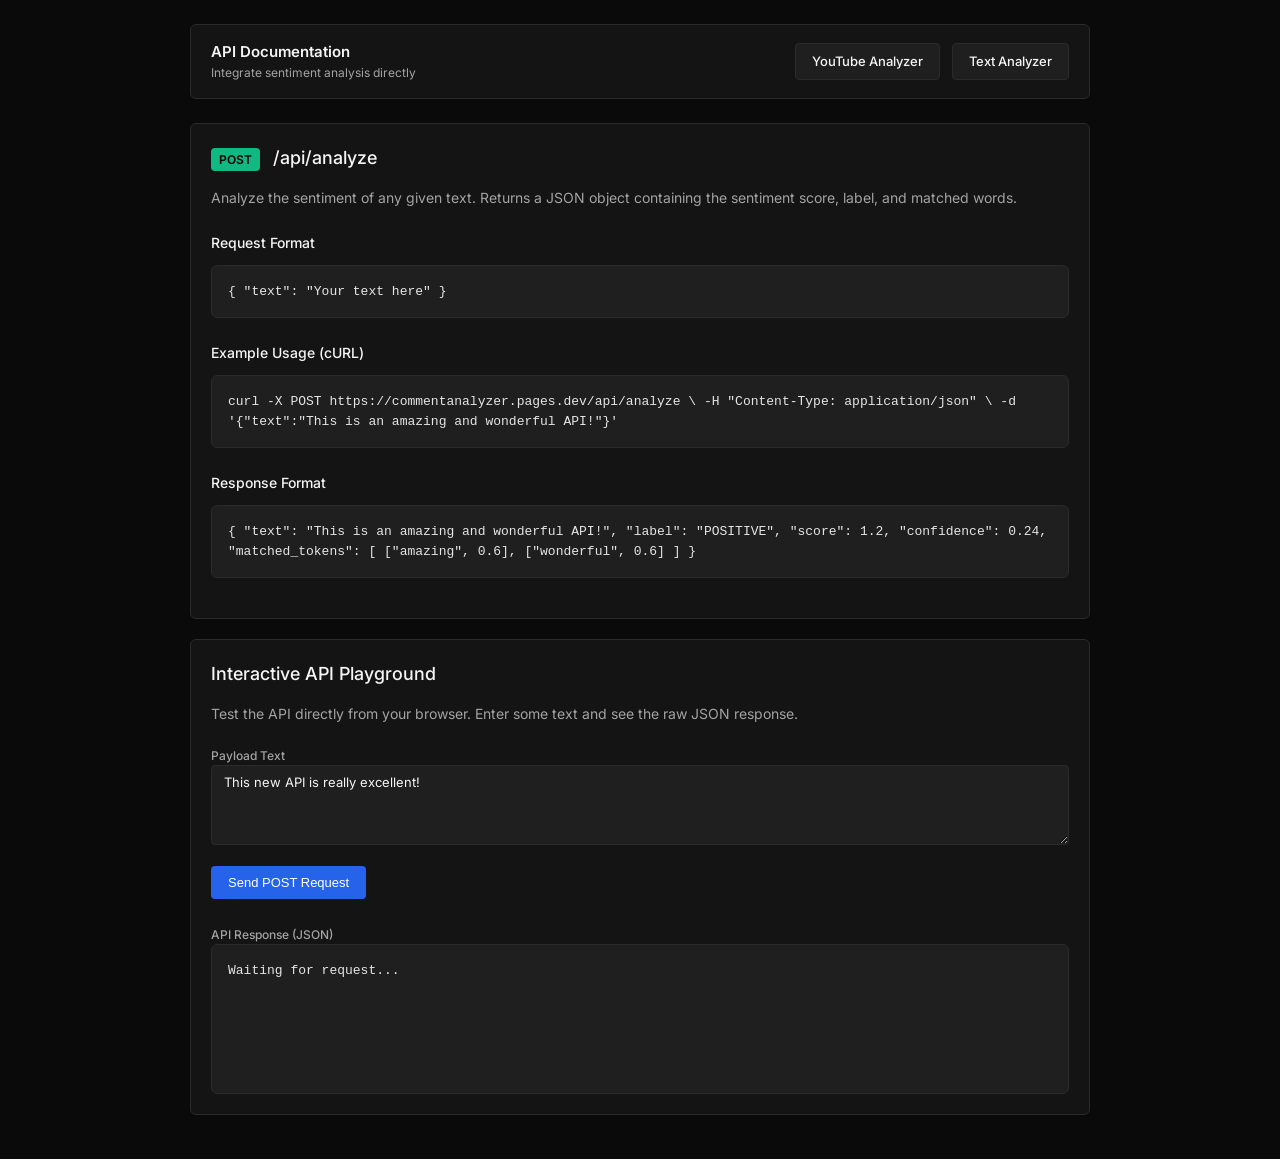
<file: api.html>
<!DOCTYPE html>
<html lang="en">
<head>
    <meta charset="utf-8">
    <meta name="viewport" content="width=device-width, initial-scale=1.0">
    <title>API Docs - Sentiment Analyzer</title>
    <link rel="preconnect" href="https://fonts.googleapis.com">
    <link rel="preconnect" href="https://fonts.gstatic.com" crossorigin>
    <link href="https://fonts.googleapis.com/css2?family=Inter:wght@400;500;600&display=swap" rel="stylesheet">
    <link rel="stylesheet" href="style.css">
    <style>
        .code-block {
            background: #1f1f1f;
            border: 1px solid #2a2a2a;
            border-radius: 6px;
            padding: 16px;
            font-family: monospace;
            font-size: 13px;
            color: #e5e5e5;
            overflow-x: auto;
            margin-bottom: 20px;
        }
        .method-badge {
            background: #10b981;
            color: #000;
            padding: 4px 8px;
            border-radius: 4px;
            font-size: 12px;
            font-weight: 600;
            margin-right: 8px;
        }
    </style>
</head>
<body>
    <div class="container">
        <header class="app-bar">
            <div class="brand">
                <div>
                    <div class="brand-text-main">API Documentation</div>
                    <div class="brand-text-sub">Integrate sentiment analysis directly</div>
                </div>
            </div>
            <div style="display:flex;gap:12px">
                <a href="index.html" class="btn secondary">YouTube Analyzer</a>
                <a href="text-analyzer.html" class="btn secondary">Text Analyzer</a>
            </div>
        </header>

        <section class="card">
            <h4 style="font-size:18px;margin-bottom:16px"><span class="method-badge">POST</span> /api/analyze</h4>
            <p style="color:var(--text-secondary);margin-bottom:20px;font-size:14px">
                Analyze the sentiment of any given text. Returns a JSON object containing the sentiment score, label, and matched words.
            </p>

            <h4 style="margin-top:24px">Request Format</h4>
            <div class="code-block">
{
  "text": "Your text here"
}
            </div>

            <h4 style="margin-top:24px">Example Usage (cURL)</h4>
            <div class="code-block">
curl -X POST https://commentanalyzer.pages.dev/api/analyze \
     -H "Content-Type: application/json" \
     -d '{"text":"This is an amazing and wonderful API!"}'
            </div>

            <h4 style="margin-top:24px">Response Format</h4>
            <div class="code-block">
{
  "text": "This is an amazing and wonderful API!",
  "label": "POSITIVE",
  "score": 1.2,
  "confidence": 0.24,
  "matched_tokens": [
    ["amazing", 0.6],
    ["wonderful", 0.6]
  ]
}
            </div>
        </section>

        <section class="card">
            <h4 style="font-size:18px;margin-bottom:16px">Interactive API Playground</h4>
            <p style="color:var(--text-secondary);margin-bottom:20px;font-size:14px">
                Test the API directly from your browser. Enter some text and see the raw JSON response.
            </p>
            
            <div style="margin-bottom:16px">
                <label for="api-test-input">Payload Text</label>
                <textarea id="api-test-input" placeholder="Type text to analyze via API..." rows="3">This new API is really excellent!</textarea>
            </div>
            
            <div class="actions" style="margin-bottom:24px">
                <button id="test-api-btn" class="btn">Send POST Request</button>
            </div>

            <div>
                <label>API Response (JSON)</label>
                <pre id="api-response" class="code-block" style="min-height:150px;margin-bottom:0">Waiting for request...</pre>
            </div>
        </section>
    </div>

    <script>
        document.getElementById('test-api-btn').addEventListener('click', async () => {
            const text = document.getElementById('api-test-input').value;
            const responseElement = document.getElementById('api-response');
            const btn = document.getElementById('test-api-btn');
            
            if (!text.trim()) {
                alert('Please enter some text');
                return;
            }

            btn.textContent = 'Sending...';
            btn.disabled = true;
            responseElement.textContent = 'Loading...';
            responseElement.style.borderColor = 'var(--border-color)';

            try {
                // Determine the URL based on current host
                const apiUrl = window.location.origin.startsWith('file:') 
                    ? 'https://commentanalyzer.pages.dev/api/analyze' 
                    : window.location.origin + '/api/analyze';
                
                const response = await fetch(apiUrl, {
                    method: 'POST',
                    headers: { 'Content-Type': 'application/json' },
                    body: JSON.stringify({ text })
                });
                
                const data = await response.json();
                responseElement.textContent = JSON.stringify(data, null, 2);
                
                if (!response.ok) {
                    responseElement.style.borderColor = '#ef4444';
                } else {
                    responseElement.style.borderColor = '#10b981';
                }
            } catch (error) {
                responseElement.textContent = 'Error: ' + error.message;
                responseElement.style.borderColor = '#ef4444';
            } finally {
                btn.textContent = 'Send POST Request';
                btn.disabled = false;
            }
        });
    </script>
</body>
</html>
</file>
<file: style.css>
:root {
    --bg-main: #0a0a0a;
    --bg-card: #141414;
    --bg-input: #1f1f1f;
    --bg-input-hover: #292929;
    
    --text-primary: #f5f5f5;
    --text-secondary: #a3a3a3;
    --text-muted: #737373;
    
    --accent: #2563eb;
    --accent-hover: #3b82f6;
    
    --border-color: #2a2a2a;
    --border-radius-sm: 4px;
    --border-radius-md: 6px;
    
    --success: #10b981;
    --danger: #ef4444;
    --warning: #f59e0b;
}

* {
    margin: 0;
    padding: 0;
    box-sizing: border-box;
}

body {
    font-family: 'Inter', 'Roboto', sans-serif;
    background: var(--bg-main);
    color: var(--text-primary);
    min-height: 100vh;
    padding: 24px;
    font-size: 14px;
    line-height: 1.5;
}

.container {
    max-width: 900px;
    margin: 0 auto;
    width: 100%;
}

.app-bar {
    background: var(--bg-card);
    border: 1px solid var(--border-color);
    border-radius: var(--border-radius-md);
    padding: 16px 20px;
    margin-bottom: 24px;
    display: flex;
    justify-content: space-between;
    align-items: center;
    gap: 16px;
    flex-wrap: wrap;
}

.brand {
    display: flex;
    align-items: center;
    gap: 12px;
}

.brand-text-main {
    font-weight: 600;
    font-size: 15px;
    color: var(--text-primary);
}

.brand-text-sub {
    font-size: 12px;
    color: var(--text-secondary);
}

.card {
    background: var(--bg-card);
    border: 1px solid var(--border-color);
    border-radius: var(--border-radius-md);
    padding: 20px;
    margin-bottom: 20px;
}

.form-row {
    display: grid;
    grid-template-columns: repeat(auto-fit, minmax(200px, 1fr));
    gap: 16px;
}

.field {
    display: flex;
    flex-direction: column;
}

.field-small {
    grid-column: span 1;
    max-width: 100px;
}

label {
    font-size: 12px;
    font-weight: 500;
    color: var(--text-secondary);
    margin-bottom: 6px;
}

input, select, textarea {
    width: 100%;
    padding: 8px 12px;
    background: var(--bg-input);
    border: 1px solid var(--border-color);
    border-radius: var(--border-radius-sm);
    color: var(--text-primary);
    font-size: 13px;
    font-family: inherit;
    transition: border-color 0.15s, background-color 0.15s;
    outline: none;
}

input:hover, select:hover, textarea:hover {
    background: var(--bg-input-hover);
}

input:focus, select:focus, textarea:focus {
    border-color: var(--accent);
    background: var(--bg-main);
}

textarea {
    resize: vertical;
    min-height: 80px;
}

.actions {
    display: flex;
    gap: 12px;
    margin-top: 16px;
    align-items: center;
}

.btn {
    padding: 8px 16px;
    background: var(--accent);
    border: 1px solid transparent;
    border-radius: var(--border-radius-sm);
    color: #fff;
    font-size: 13px;
    font-weight: 500;
    cursor: pointer;
    transition: background 0.15s;
    text-align: center;
    text-decoration: none;
    display: inline-flex;
    align-items: center;
    justify-content: center;
}

.btn:hover {
    background: var(--accent-hover);
}

.btn.secondary {
    background: var(--bg-input);
    border-color: var(--border-color);
    color: var(--text-primary);
}

.btn.secondary:hover {
    background: var(--bg-input-hover);
}

.muted {
    color: var(--text-muted);
    font-size: 12px;
}

.grid {
    display: grid;
    grid-template-columns: 2fr 1fr;
    gap: 20px;
}

.chart-wrap {
    background: var(--bg-main);
    border: 1px solid var(--border-color);
    border-radius: var(--border-radius-md);
    padding: 16px;
    height: 250px;
    display: flex;
    justify-content: center;
    align-items: center;
}

.stats {
    display: flex;
    flex-direction: column;
    gap: 12px;
}

.stat {
    background: var(--bg-main);
    border: 1px solid var(--border-color);
    border-radius: var(--border-radius-md);
    padding: 16px;
    display: flex;
    flex-direction: column;
    justify-content: center;
}

.stat-header {
    display: flex;
    justify-content: space-between;
    align-items: center;
    margin-bottom: 8px;
}

.stat-title {
    font-size: 13px;
    color: var(--text-secondary);
}

.stat-value {
    font-size: 24px;
    font-weight: 600;
}

.stat-value.pos { color: var(--success); }
.stat-value.neu { color: #9ca3af; }
.stat-value.neg { color: var(--danger); }

.comments-list {
    max-height: 300px;
    overflow-y: auto;
    display: flex;
    flex-direction: column;
    gap: 8px;
    margin-top: 12px;
}

.comments-list::-webkit-scrollbar {
    width: 6px;
}

.comments-list::-webkit-scrollbar-track {
    background: transparent;
}

.comments-list::-webkit-scrollbar-thumb {
    background: var(--border-color);
    border-radius: 3px;
}

.comment {
    padding: 12px;
    background: var(--bg-main);
    border: 1px solid var(--border-color);
    border-radius: var(--border-radius-sm);
    font-size: 13px;
    line-height: 1.5;
    border-left: 3px solid var(--border-color);
}

.comment.positive {
    border-left-color: var(--success);
}

.comment.neutral {
    border-left-color: #9ca3af;
}

.comment.negative {
    border-left-color: var(--danger);
}

#recommendation {
    margin-bottom: 20px;
    padding: 16px;
    border-radius: var(--border-radius-sm);
    border: 1px solid var(--border-color);
    background: var(--bg-input);
}

#recommendation-title {
    font-weight: 600;
    margin-bottom: 4px;
    font-size: 14px;
}

#recommendation-text {
    font-size: 13px;
    color: var(--text-secondary);
}

h4 {
    font-size: 14px;
    font-weight: 500;
    margin-bottom: 12px;
    color: var(--text-primary);
}

a {
    color: var(--accent);
    text-decoration: none;
}

a:hover {
    text-decoration: underline;
}

.flow-btn {
    position: fixed;
    bottom: 20px;
    right: 20px;
    width: 40px;
    height: 40px;
    background: var(--bg-card);
    border: 1px solid var(--border-color);
    border-radius: 50%;
    color: var(--text-primary);
    cursor: pointer;
    display: flex;
    align-items: center;
    justify-content: center;
    transition: background 0.15s;
    z-index: 1000;
}

.flow-btn:hover {
    background: var(--bg-input-hover);
}

@media (max-width: 768px) {
    .grid {
        grid-template-columns: 1fr;
    }
}
</file>
